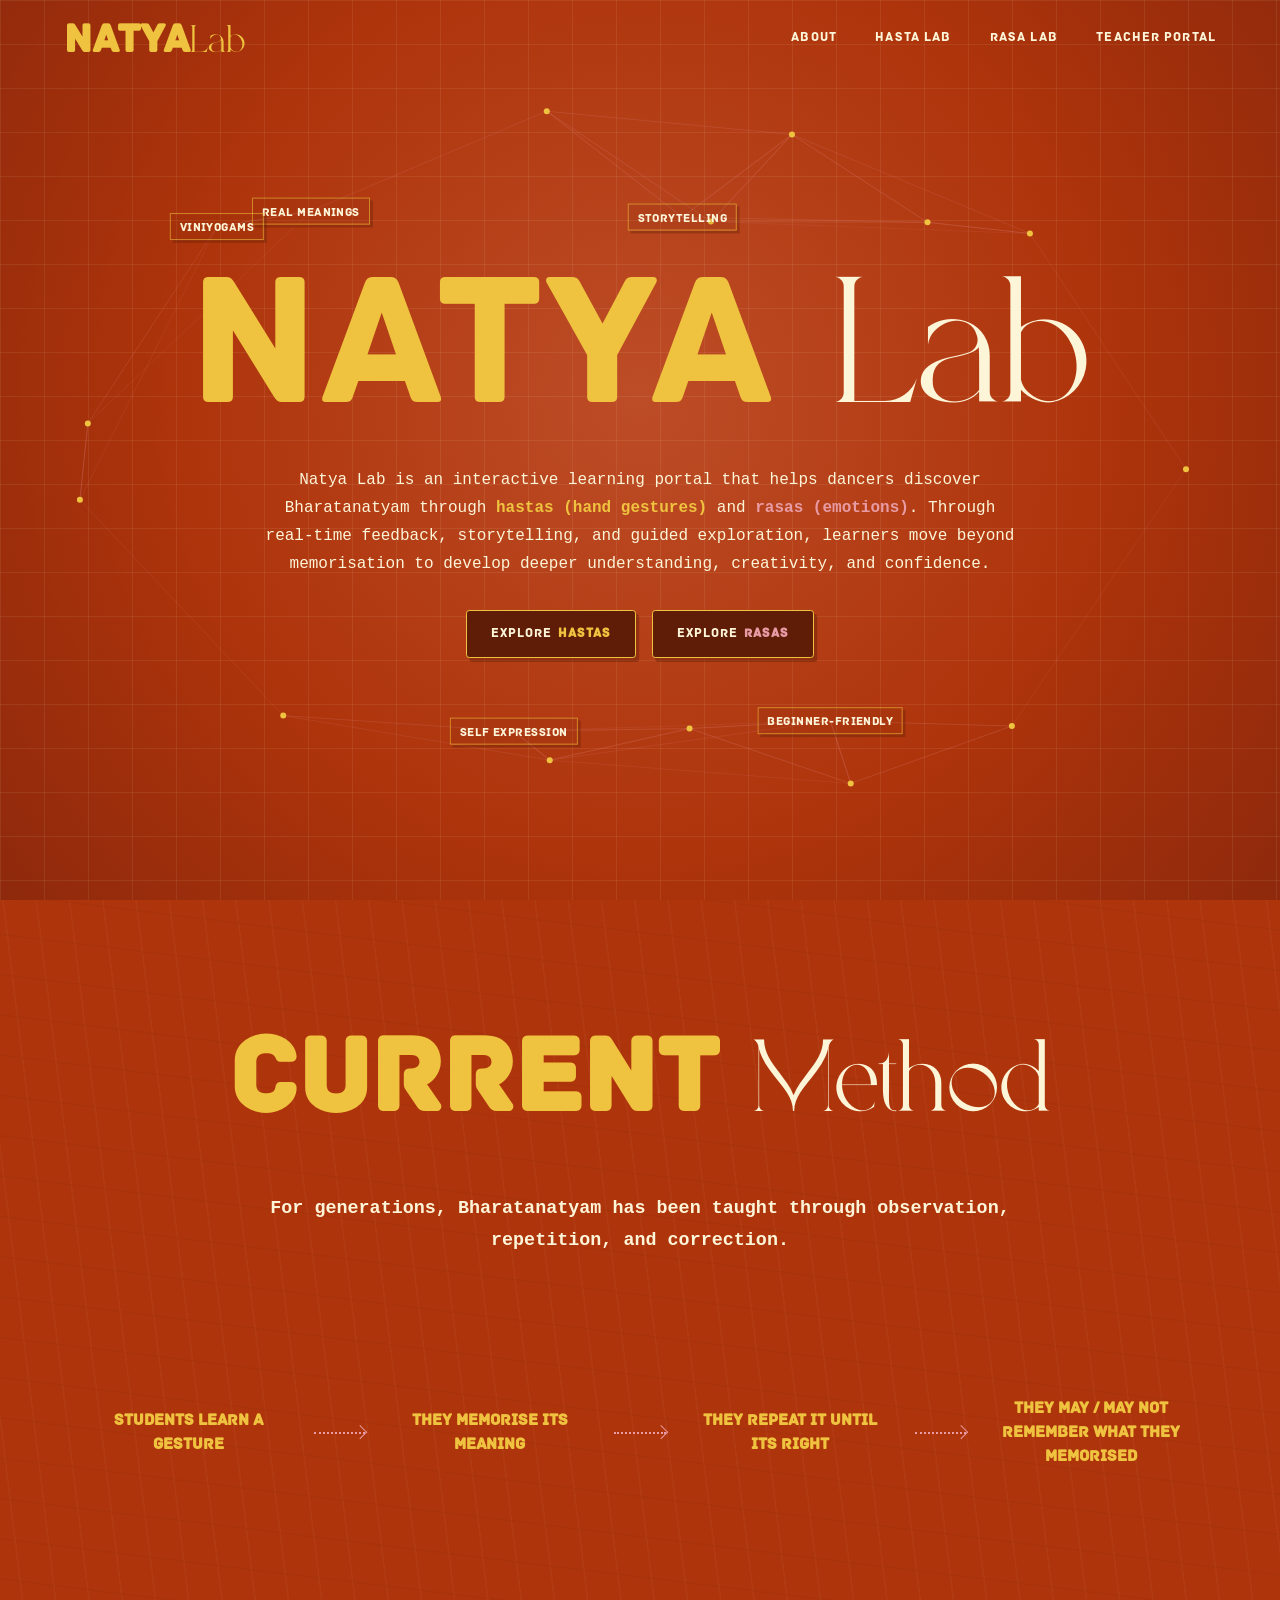
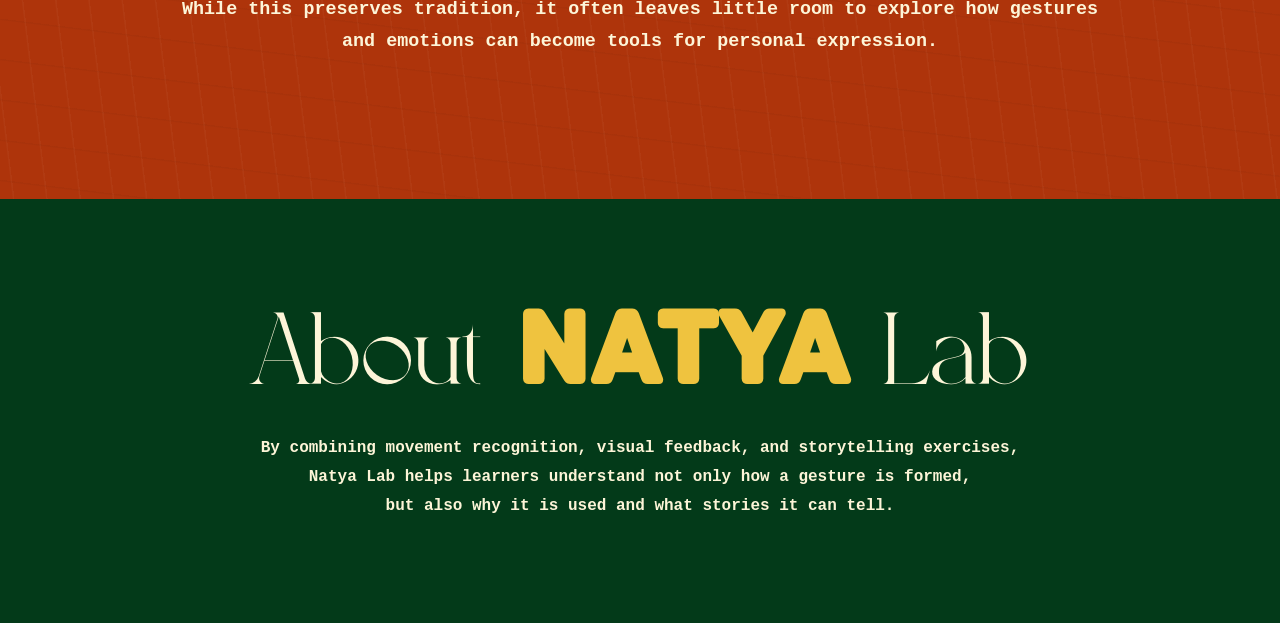
<file: web-interface/natya/index.html>
<!doctype html>
<html lang="en">
  <head>
    <meta charset="utf-8" />
    <meta name="viewport" content="width=device-width, initial-scale=1" />
    <meta
      name="description"
      content="Natya Lab is an interactive learning portal for Bharatanatyam hand gestures."
    />
    <title>Natya Lab</title>
    <link rel="stylesheet" href="./styles.css" />
    <script src="./home.js" defer></script>
  </head>
  <body>
    <header class="hero" id="home">
      <canvas class="hero-network" aria-hidden="true"></canvas>
      <div class="floating-ideas" aria-hidden="true">
        <span>Storytelling</span>
        <span>Real meanings</span>
        <span>Self expression</span>
        <span>Beginner-friendly</span>
        <span>Viniyogams</span>
      </div>

      <nav class="nav" aria-label="Main navigation">
        <a class="wordmark" href="#home">
          <strong>Natya</strong><span>Lab</span>
        </a>
        <div class="nav-links">
          <a href="./index.html#about">About</a>
          <div class="nav-menu"><a href="./hasta-lab.html">Hasta Lab</a><div class="nav-submenu"><a href="./hasta-archive.html">Hasta Archive</a><a href="./hasta-workbook.html">Hasta Workbook</a></div></div>
          <div class="nav-menu"><a href="./rasa-lab.html">Rasa Lab</a><div class="nav-submenu"><a href="./rasa-journal.html">Rasa Journal</a></div></div>
          <a href="./story-portal.html">Teacher Portal</a>
        </div>
      </nav>

      <div class="hero-content">
        <h1><span>Natya</span> Lab</h1>
        <p class="hero-intro">
          Natya Lab is an interactive learning portal that helps dancers
          discover Bharatanatyam through
          <strong class="hasta-accent">hastas (hand gestures)</strong> and
          <strong class="rasa-accent">rasas (emotions)</strong>. Through
          real-time feedback, storytelling, and guided exploration, learners
          move beyond memorisation to develop deeper understanding, creativity,
          and confidence.
        </p>
        <div class="hero-actions">
          <a class="button" href="./hasta-lab.html">
            <span>Explore</span> <strong class="hasta-accent">Hastas</strong>
          </a>
          <a class="button" href="./rasa-lab.html">
            <span>Explore</span> <strong class="rasa-accent">Rasas</strong>
          </a>
        </div>
      </div>
    </header>

    <main>
      <section class="about texture" id="about">
        <h2 class="current-method-heading"><strong>Current</strong> Method</h2>
        <p class="section-lede">
          For generations, Bharatanatyam has been taught through observation,
          repetition, and correction.
        </p>

        <div class="learning-path" aria-label="Traditional learning process">
          <article>
            <h2>Students learn a gesture</h2>
          </article>
          <article>
            <h2>They memorise its meaning</h2>
          </article>
          <article>
            <h2>They repeat it until its right</h2>
          </article>
          <article>
            <h2>They may / may not remember what they memorised</h2>
          </article>
        </div>

        <p class="tradition-note">
          While this preserves tradition, it often leaves little room to
          explore how gestures and emotions can become tools for personal
          expression.
        </p>

        <div class="about-copy">
          <h2>About <strong>Natya</strong> Lab</h2>
          <p>
            By combining movement recognition, visual feedback, and
            storytelling exercises,<br />
            Natya Lab helps learners understand not only how a gesture is
            formed,<br />
            but also why it is used and what stories it can tell.
          </p>
        </div>
      </section>

    </main>

    <script src="./nav.js"></script>
  </body>
</html>
</file>
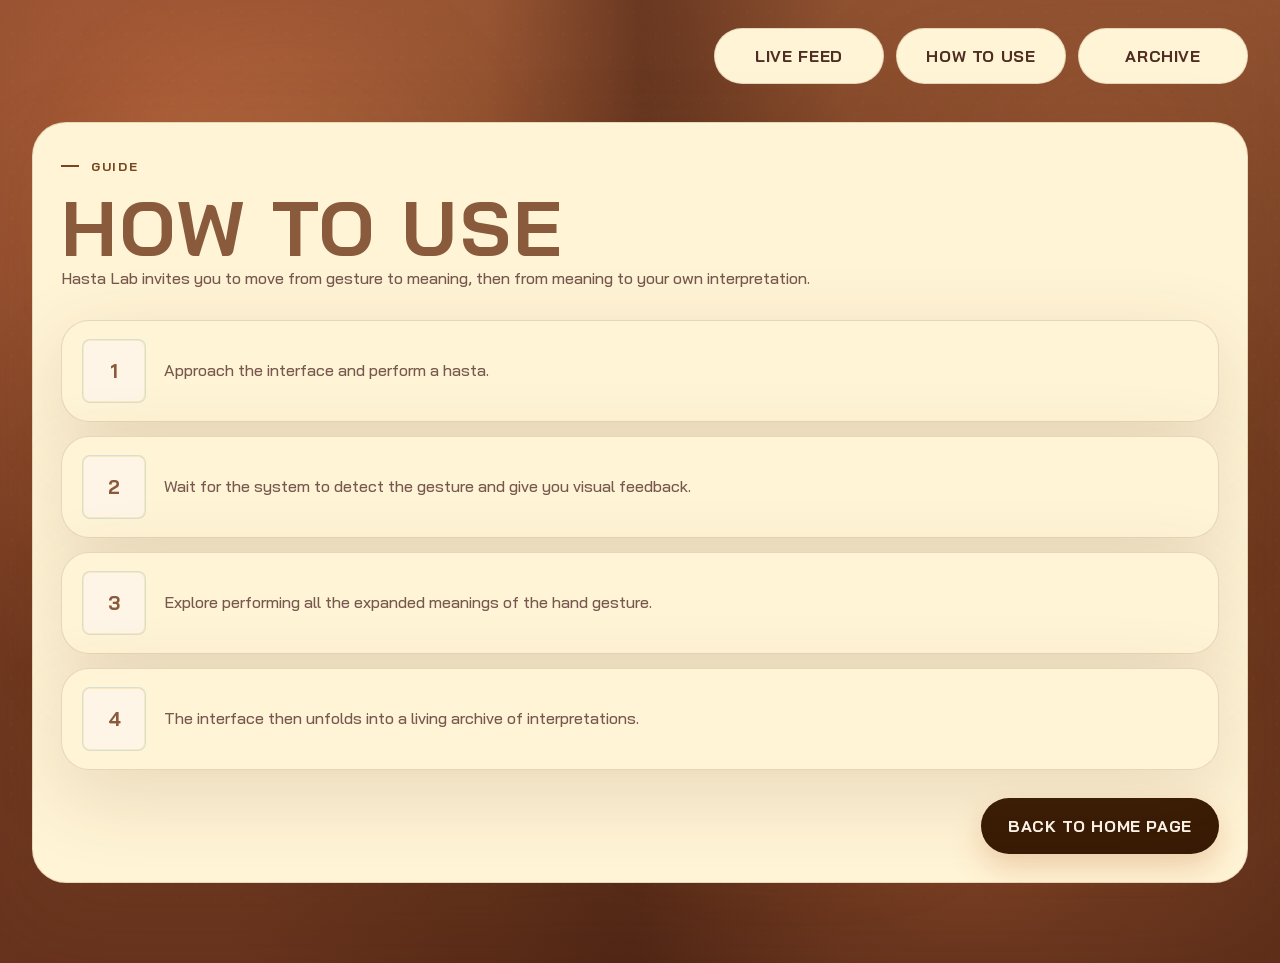
<file: web-interface/client/how-to.html>
<!doctype html>
<html lang="en">
  <head>
    <meta charset="utf-8" />
    <meta name="viewport" content="width=device-width, initial-scale=1" />
    <title>How To Use | Hasta Lab</title>
    <link rel="preconnect" href="https://fonts.googleapis.com" />
    <link rel="preconnect" href="https://fonts.gstatic.com" crossorigin />
    <link
      href="https://fonts.googleapis.com/css2?family=Bai+Jamjuree:wght@500&display=swap"
      rel="stylesheet"
    />
    <link rel="stylesheet" href="./styles.css" />
    <style>
      .page-card {
        padding: 28px;
        border-radius: 34px;
      }

      .page-card h1 {
        margin-top: 16px;
      }

      .eyebrow {
        color: #79451f;
      }

      .lede {
        margin: 18px 0 0;
        max-width: none;
        white-space: nowrap;
      }

      .steps {
        margin-top: 28px;
      }

      .step-index {
        align-self: start;
      }

      .page-actions {
        display: flex;
        flex-wrap: wrap;
        gap: 14px;
        margin-top: 28px;
        justify-content: flex-end;
      }

      .topbar {
        justify-content: flex-end;
      }

      .nav {
        margin-left: 0;
      }

      @media (max-width: 640px) {
        .shell {
          width: min(100vw - 20px, 980px);
          padding-top: 16px;
        }

        .page-card {
          padding: 22px;
          border-radius: 28px;
        }

        .lede {
          white-space: normal;
        }

        .page-actions .button {
          width: 100%;
        }

        .nav {
          margin-left: 0;
        }
      }
    </style>
  </head>
  <body>
    <div class="shell">
      <header class="topbar">
        <nav class="nav">
          <a href="./index.html#live">Live Feed</a>
          <a href="./how-to.html">How To Use</a>
          <a href="./index.html#archive">Archive</a>
        </nav>
      </header>

      <main class="page-card guide-card">
        <div class="eyebrow">Guide</div>
        <h1>How To Use</h1>
        <p class="lede">
          Hasta Lab invites you to move from gesture to meaning, then from
          meaning to your own interpretation.
        </p>

        <section class="steps">
          <article class="step">
            <div class="step-index">1</div>
            <p>Approach the interface and perform a hasta.</p>
          </article>
          <article class="step">
            <div class="step-index">2</div>
            <p>
              Wait for the system to detect the gesture and give you visual
              feedback.
            </p>
          </article>
          <article class="step">
            <div class="step-index">3</div>
            <p>
              Explore performing all the expanded meanings of the hand gesture.
            </p>
          </article>
          <article class="step">
            <div class="step-index">4</div>
            <p>The interface then unfolds into a living archive of interpretations.</p>
          </article>
        </section>

        <div class="page-actions">
          <a class="button" href="./index.html#live">Back to Home Page</a>
        </div>
      </main>
    </div>
  </body>
</html>
</file>
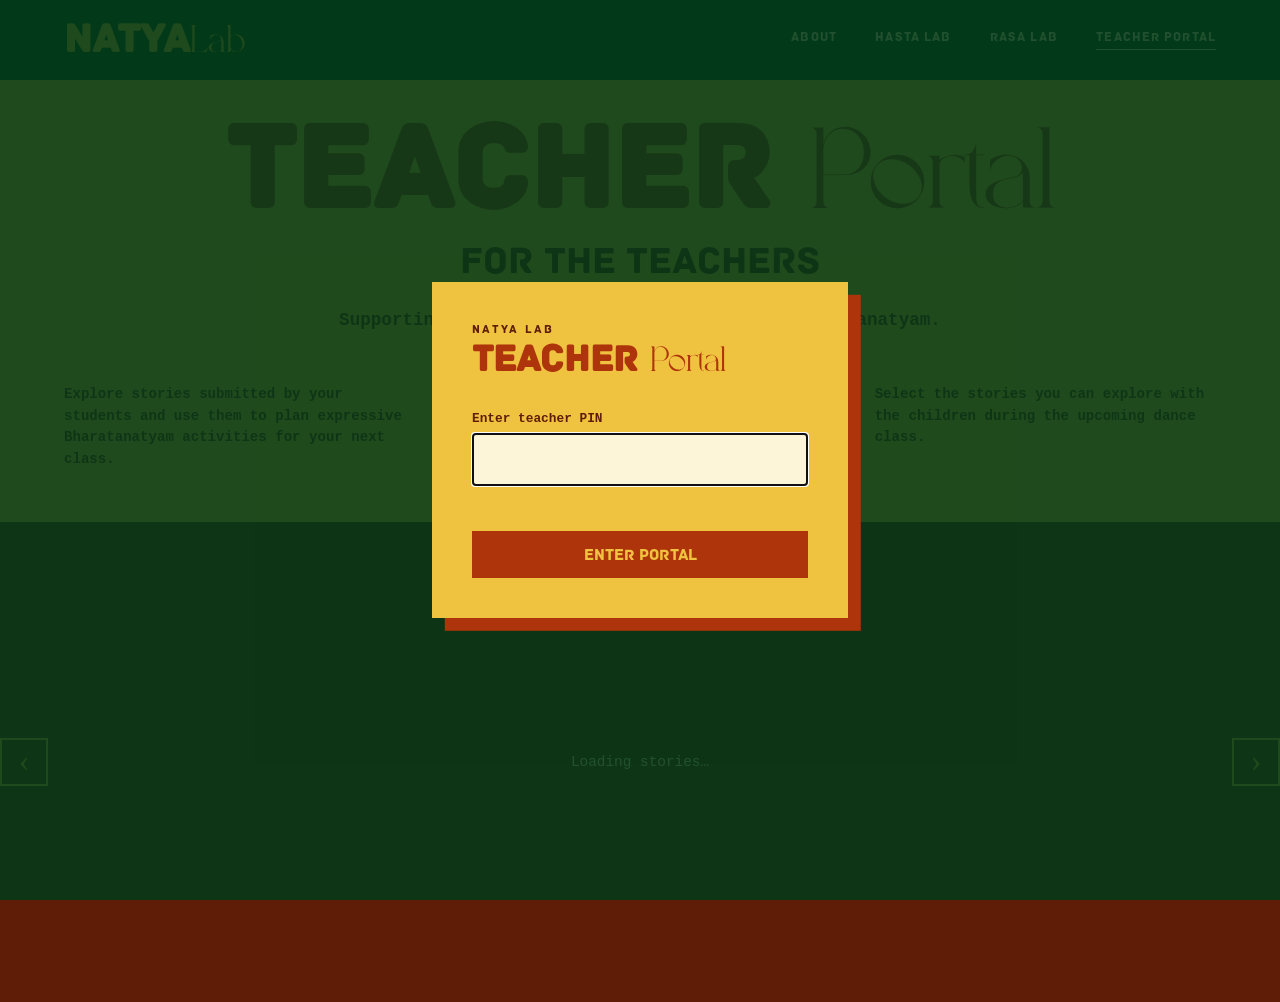
<file: web-interface/natya/story-portal.html>
<!doctype html>
<html lang="en">
  <head>
    <meta charset="utf-8" />
    <meta name="viewport" content="width=device-width, initial-scale=1" />
    <meta name="description" content="A private collection of Rasa Journal stories for Natya Lab teachers." />
    <title>Story Portal | Natya Lab</title>
    <link rel="stylesheet" href="./styles.css" />
    <script src="./story-portal.js" defer></script>
  </head>
  <body class="story-portal-page" data-story-api="https://hasta-recognition-holy-darkness-1170.fly.dev/api/stories">
    <nav class="nav" aria-label="Main navigation">
      <a class="wordmark" href="./index.html"><strong>Natya</strong><span>Lab</span></a>
      <div class="nav-links">
        <a href="./index.html#about">About</a>
        <div class="nav-menu"><a href="./hasta-lab.html">Hasta Lab</a><div class="nav-submenu"><a href="./hasta-archive.html">Hasta Archive</a><a href="./hasta-workbook.html">Hasta Workbook</a></div></div>
        <div class="nav-menu"><a href="./rasa-lab.html">Rasa Lab</a><div class="nav-submenu"><a href="./rasa-journal.html">Rasa Journal</a></div></div>
        <a href="./story-portal.html" aria-current="page">Teacher Portal</a>
      </div>
    </nav>

    <main class="story-portal">
      <header class="story-portal-heading">
        <h1><strong>Teacher</strong> Portal</h1>
        <p class="story-portal-subheading">FOR THE TEACHERS</p>
        <p>Supporting meaningful storytelling through Bharatanatyam.</p>
      </header>

      <section class="story-portal-guide" aria-label="How to use the story portal">
        <p>Explore stories submitted by your students and use them to plan expressive Bharatanatyam activities for your next class.</p>
        <p>View all stories submitted by this student and observe how their confidence, imagination and expressive abilities develop over time.</p>
        <p>Select the stories you can explore with the children during the upcoming dance class.</p>
      </section>

      <section class="story-carousel" aria-label="Submitted stories">
        <button id="previousStories" class="story-arrow" type="button" aria-label="Show previous stories">‹</button>
        <div id="storyList" class="story-list" aria-live="polite">
          <p class="story-status">Loading stories…</p>
        </div>
        <button id="nextStories" class="story-arrow" type="button" aria-label="Show next stories">›</button>
      </section>
    </main>

    <div id="pinGate" class="pin-gate" role="dialog" aria-modal="true" aria-labelledby="pinTitle">
      <form id="pinForm" class="pin-card">
        <p class="panel-label">Natya Lab</p>
        <h1 id="pinTitle"><strong>Teacher</strong> Portal</h1>
        <label for="storyPin">Enter teacher PIN</label>
        <input id="storyPin" name="pin" inputmode="numeric" pattern="[0-9]*" autocomplete="one-time-code" maxlength="4" required autofocus />
        <p id="pinError" class="pin-error" aria-live="polite"></p>
        <button type="submit">Enter portal</button>
      </form>
    </div>
    <script src="./nav.js"></script>
  </body>
</html>
</file>
<file: web-interface/natya/styles.css>
@font-face {
  font-family: "Archive";
  src: url("./fonts/archive-font/Archive-Regular.otf") format("opentype");
  font-display: swap;
}

@font-face {
  font-family: "Stellar";
  src: url("./fonts/stellar-serif-font/stellar.otf") format("opentype");
  font-display: swap;
}

@font-face {
  font-family: "Ligconsolata";
  src: url("./fonts/Ligconsolata-Bold.ttf") format("truetype");
  font-weight: 700;
  font-display: swap;
}

:root {
  --walnut: #5f1d07;
  --spice: #ae340b;
  --forest: #033a19;
  --sun: #efc33f;
  --candy: #e89ba4;
  --silk: #fdf5d8;
  --line: rgba(253, 245, 216, 0.34);
  --page-pad: clamp(1.25rem, 5vw, 5rem);
  /* ponytail: 699/659 matches Stellar and Archive cap heights. */
  --archive-cap-match: 1.061em;
}

* {
  box-sizing: border-box;
}

html {
  scroll-behavior: smooth;
}

body {
  margin: 0;
  background: var(--silk);
  color: var(--walnut);
  font-family: "Archive", ui-monospace, monospace;
}

a {
  color: inherit;
  text-decoration: none;
}

img {
  display: block;
  max-width: 100%;
}

.texture {
  background-image:
    repeating-linear-gradient(
      83deg,
      transparent 0 31px,
      rgba(253, 245, 216, 0.035) 32px 33px
    ),
    repeating-linear-gradient(
      7deg,
      transparent 0 38px,
      rgba(95, 29, 7, 0.07) 39px 40px
    );
}

.nav {
  min-height: 5rem;
  padding: 1rem var(--page-pad);
  display: flex;
  align-items: center;
  justify-content: space-between;
  gap: 2rem;
  position: relative;
  z-index: 5;
}

.wordmark {
  display: inline-flex;
  align-items: baseline;
  font-family: "Stellar", Georgia, serif;
  font-size: clamp(1.7rem, 3vw, 2.6rem);
  line-height: 1;
}

.wordmark strong {
  font-family: "Archive", sans-serif;
  font-size: var(--archive-cap-match);
  text-transform: uppercase;
}

.nav-links {
  display: flex;
  flex-wrap: wrap;
  gap: clamp(1rem, 3vw, 2.5rem);
  color: var(--silk);
  font-size: 0.78rem;
  letter-spacing: 0.09em;
  text-transform: uppercase;
}

.nav-menu {
  position: relative;
}

.nav-menu > a {
  display: block;
}

.nav-submenu {
  display: none;
  position: absolute;
  top: 100%;
  left: 50%;
  min-width: 11rem;
  padding: 0.65rem 0 0.65rem 0.7rem;
  transform: translateX(-50%);
  background: var(--spice);
  box-shadow: none;
  z-index: 10;
}

.nav-menu:focus-within .nav-submenu,
.nav-menu.is-open .nav-submenu {
  display: grid;
}

.nav-submenu a {
  width: max-content;
  padding: 0.45rem 0;
  white-space: nowrap;
}

.lab-page .nav-submenu,
.rasa-journal-page .nav-submenu,
.story-portal-page .nav-submenu {
  background: var(--forest);
}

.nav-links a {
  padding-bottom: 0.3rem;
  border-bottom: 1px solid transparent;
}

.nav-links a:hover,
.nav-links a:focus-visible,
.nav-links [aria-current="page"] {
  border-color: currentColor;
}

.workbook-page {
  min-height: 100svh;
  background: var(--forest);
  color: var(--silk);
}

.workbook-page .nav {
  background: var(--spice);
}

.workbook-page .wordmark {
  color: var(--sun);
}

.workbook-controls button:disabled {
  opacity: 0.4;
  cursor: not-allowed;
  filter: grayscale(1);
}

.workbook {
  background: var(--forest);
}

.workbook-match {
  max-width: 140rem;
  margin: 0 auto;
  padding: clamp(3rem, 6vw, 6rem) var(--page-pad);
}

.workbook-heading {
  display: flex;
  align-items: end;
  justify-content: space-between;
  gap: 2rem;
  margin-bottom: clamp(2rem, 4vw, 4rem);
}

.workbook-heading .section-label,
.workbook-diary .section-label {
  color: var(--candy);
}

.workbook-heading h1,
.workbook-diary h2 {
  margin: 0.65rem 0;
  color: var(--silk);
  font-family: "Stellar", Georgia, serif;
  font-size: clamp(3rem, 7vw, 6.5rem);
  font-weight: 400;
  line-height: 0.8;
}

.workbook-heading h1 strong,
.workbook-diary h2 strong {
  color: var(--sun);
  font-family: "Archive", sans-serif;
  font-size: var(--archive-cap-match);
  text-transform: uppercase;
}

.workbook-heading h1 span,
.workbook-diary h2 span {
  color: var(--sun);
  font-family: "Archive", sans-serif;
  font-size: var(--archive-cap-match);
  text-transform: uppercase;
}

.workbook-heading > div > p:last-child,
.match-status {
  margin: 1rem 0 0;
  color: var(--silk);
  font-family: ui-monospace, "Courier New", monospace;
  line-height: 1.55;
}

.workbook-controls {
  display: flex;
  flex-wrap: wrap;
  align-items: center;
  justify-content: end;
  gap: 0.75rem;
}

.workbook-controls p {
  margin: 0;
  color: var(--sun);
  font-size: 1.05rem;
}

.workbook-controls button,
.word-chip {
  min-height: 3rem;
  padding: 0.65rem 1rem;
  border: 1px solid rgba(253, 245, 216, 0.38);
  border-radius: 0;
  background: transparent;
  color: var(--silk);
  cursor: pointer;
  font: inherit;
}

.workbook-controls button:hover,
.workbook-controls button:focus-visible,
.word-chip:hover,
.word-chip:focus-visible,
.word-chip[aria-pressed="true"] {
  color: var(--forest);
  background: var(--sun);
  outline: 2px solid var(--sun);
  outline-offset: 2px;
}

.workbook-activity {
  display: grid;
  gap: clamp(2.5rem, 5vw, 4rem);
}

.hasta-pane,
.word-bank-wrap {
  max-height: 70svh;
  overflow-y: auto;
  scrollbar-color: var(--sun) rgba(253, 245, 216, 0.14);
}

.hasta-pane {
  padding: 0.25rem;
}

.hasta-repositories {
  display: grid;
  grid-template-columns: repeat(8, minmax(0, 1fr));
  gap: clamp(0.75rem, 1.5vw, 1.25rem);
}

.hasta-repository {
  min-height: 15rem;
  padding: 1.25rem;
  display: grid;
  grid-template-rows: 7rem 2.4rem minmax(1.8rem, auto);
  justify-items: center;
  border: 1px solid rgba(253, 245, 216, 0.22);
  background: rgba(95, 29, 7, 0.38);
  cursor: pointer;
}

.hasta-repository:hover,
.hasta-repository:focus-visible,
.hasta-repository.is-drop-target {
  border-color: var(--sun);
  outline: 2px solid var(--sun);
  outline-offset: 2px;
}

.hasta-repository img {
  width: 7rem;
  height: 7rem;
  object-fit: contain;
}

.hasta-repository h2 {
  width: 100%;
  margin: 0;
  display: grid;
  place-items: center;
  color: var(--sun);
  font-size: clamp(0.76rem, 1vw, 0.95rem);
  line-height: 1.15;
  text-align: center;
}

.repository-words {
  width: 100%;
  min-height: 1.8rem;
  display: flex;
  flex-wrap: wrap;
  justify-content: center;
  gap: 0.45rem;
}

.word-bank-wrap {
  max-height: none;
  overflow: visible;
  padding: 0.25rem;
}

.word-bank-wrap h2 {
  margin: 0 0 1rem;
  color: var(--candy);
  font-size: 1.35rem;
}

.word-bank {
  display: flex;
  flex-wrap: wrap;
  gap: 0.75rem;
}

.word-chip {
  background: var(--spice);
  font-size: 1.05rem;
  text-transform: uppercase;
}

.repository-words .word-chip {
  min-height: 2rem;
  padding: 0.3rem 0.55rem;
  border-color: var(--sun);
  color: var(--forest);
  background: var(--sun);
  font-size: 0.76rem;
}

.workbook-diary {
  min-height: 36rem;
  padding: clamp(3rem, 6vw, 6rem) var(--page-pad);
  background: var(--spice);
  text-align: left;
}

.workbook-diary-inner {
  max-width: 140rem;
  margin: 0 auto;
}

.diary-navigation {
  margin: clamp(1.75rem, 3vw, 2.5rem) auto 1rem;
  display: flex;
  align-items: center;
  justify-content: center;
  gap: 1rem;
}

.diary-navigation p {
  width: 4.5rem;
  margin: 0;
  color: var(--silk);
  font-family: ui-monospace, "Courier New", monospace;
}

.diary-navigation button,
.diary-page-heading button {
  width: 3rem;
  height: 3rem;
  padding: 0;
  border: 1px solid rgba(253, 245, 216, 0.46);
  border-radius: 0;
  background: transparent;
  color: var(--silk);
  cursor: pointer;
  font: 2rem/1 "Archive", sans-serif;
}

.diary-navigation button:hover,
.diary-navigation button:focus-visible,
.diary-page-heading button:hover,
.diary-page-heading button:focus-visible {
  color: var(--forest);
  background: var(--sun);
  outline: 2px solid var(--sun);
  outline-offset: 2px;
}

.diary-navigation button:disabled {
  cursor: not-allowed;
  opacity: 0.34;
}

.diary-book {
  width: min(62rem, 100%);
  height: 36rem;
  margin: 0 auto;
  display: grid;
  grid-template-columns: repeat(2, minmax(0, 1fr));
  background: var(--silk);
  box-shadow: 0.6rem 0.6rem 0 rgba(95, 29, 7, 0.4);
}

.diary-page {
  min-width: 0;
  padding: clamp(1.5rem, 4vw, 3rem);
  color: var(--walnut);
}

.diary-reference-page {
  padding: clamp(1.5rem, 4vw, 3rem) clamp(1.5rem, 4vw, 3rem) 0;
  display: grid;
  min-height: 0;
  grid-template-rows: auto minmax(0, 1fr);
  border-right: 2px solid var(--candy);
}

.diary-reference-heading,
.diary-page-heading {
  min-height: 6rem;
  padding: 1.25rem clamp(1.25rem, 3vw, 2rem);
  display: flex;
  align-items: center;
  justify-content: center;
  gap: 0.5rem;
  background: var(--forest);
  color: var(--silk);
}

.diary-reference-heading {
  font-size: clamp(1.8rem, 3vw, 2.8rem);
}

.diary-reference-heading span {
  font-family: "Stellar", Georgia, serif;
  font-size: 1em;
}

.diary-reference-heading strong {
  color: var(--sun);
  font-size: var(--archive-cap-match);
  text-transform: uppercase;
}

.diary-gesture-field {
  grid-column: 1;
  min-height: 29rem;
  padding: 1.25rem clamp(1.25rem, 3vw, 2rem);
  display: grid;
  grid-template-rows: 1fr auto;
  background: var(--sun);
}

.diary-gesture-field img {
  width: min(15rem, 90%);
  height: 23rem;
  align-self: end;
  margin: auto;
  object-fit: contain;
}

.diary-prompt-glossary {
  margin: 0;
  padding: 0 1.25rem;
  overflow-x: auto;
  color: var(--spice);
  font-size: 0.68rem;
  line-height: 1.5;
  text-align: right;
  text-transform: uppercase;
  white-space: nowrap;
}

.diary-page h3 {
  margin: 0;
  color: var(--sun);
  font-size: clamp(1rem, 2vw, 1.4rem);
  text-transform: uppercase;
}

.diary-page-heading {
  min-height: 0;
  padding: 0;
  justify-content: space-between;
  background: transparent;
  color: var(--walnut);
}

.diary-page-heading button {
  flex: 0 0 auto;
  border-color: var(--spice);
  color: var(--spice);
}

.diary-interpretations-page {
  min-width: 0;
  min-height: 0;
  display: grid;
  grid-template-rows: auto 1fr;
  gap: 1.5rem;
  text-align: left;
}

.interpretation-list {
  margin: 0;
  padding: 0;
  display: grid;
  align-content: start;
  gap: 0.75rem;
  overflow-y: auto;
  background: transparent;
  list-style: none;
  text-align: left;
}

.interpretation-list li {
  padding: 0.75rem;
  display: grid;
  grid-template-columns: minmax(0, 1fr) auto;
  align-items: start;
  gap: 0.75rem;
  border-left: 3px solid var(--spice);
  background: rgba(253, 245, 216, 0.45);
  color: var(--spice);
  font-family: ui-monospace, "Courier New", monospace;
  font-size: 0.85rem;
  line-height: 1.45;
}

.delete-interpretation {
  width: 1.5rem;
  height: 1.5rem;
  padding: 0;
  border: 0;
  background: transparent;
  color: var(--spice);
  cursor: pointer;
  font: 1.4rem/1 "Archive", sans-serif;
}

.delete-interpretation:hover,
.delete-interpretation:focus-visible {
  background: var(--spice);
  color: var(--silk);
  outline: 2px solid var(--spice);
  outline-offset: 2px;
}

.diary-reference-page img {
  grid-row: 2;
  width: 100%;
  height: 100%;
  min-height: 0;
  align-self: end;
  margin: 0;
  object-fit: contain;
  object-position: center bottom;
}

.diary-reference-page h3 {
  grid-row: 1;
  width: 100%;
  text-align: center;
}

.interpretation-dialog {
  width: min(34rem, calc(100% - 2rem));
  padding: 0;
  border: 0;
  background: var(--silk);
  color: var(--walnut);
}

.interpretation-dialog::backdrop {
  background: rgba(3, 58, 25, 0.78);
}

.interpretation-dialog form {
  padding: clamp(1.5rem, 5vw, 3rem);
  display: grid;
  gap: 1rem;
  position: relative;
}

.interpretation-dialog .section-label { color: var(--spice); }

.interpretation-dialog h2 {
  margin: 0;
  color: var(--spice);
  font-family: "Stellar", Georgia, serif;
  font-size: 2.5rem;
  font-weight: 400;
}

.interpretation-dialog label,
.interpretation-dialog textarea {
  font-family: ui-monospace, "Courier New", monospace;
}

.interpretation-dialog textarea {
  width: 100%;
  resize: vertical;
  padding: 0.75rem;
  border: 1px solid var(--walnut);
  border-radius: 0;
  background: transparent;
  color: var(--walnut);
  font-size: 1rem;
}

.dialog-close {
  width: 2.5rem;
  height: 2.5rem;
  position: absolute;
  top: 0.75rem;
  right: 0.75rem;
  border: 0;
  background: var(--spice);
  color: var(--silk);
  cursor: pointer;
  font: 1.75rem/1 "Archive", sans-serif;
}

.dialog-submit {
  justify-self: start;
  min-height: 3rem;
  padding: 0.75rem 1rem;
  border: 0;
  border-radius: 0;
  background: var(--forest);
  color: var(--sun);
  cursor: pointer;
  font: inherit;
  text-transform: uppercase;
}

@media (max-width: 900px) {
  .workbook-heading { align-items: start; flex-direction: column; }
  .workbook-controls { justify-content: start; }
  .hasta-repositories { grid-template-columns: repeat(4, minmax(0, 1fr)); }
}

@media (max-width: 620px) {
  .hasta-pane { max-height: 58svh; }
  .hasta-repositories { grid-template-columns: repeat(2, minmax(0, 1fr)); }
  .hasta-repository { min-height: 12rem; padding: 0.75rem; }
  .hasta-repository img { width: 5rem; height: 5rem; }
  .diary-book { height: auto; grid-template-columns: 1fr; }
  .diary-reference-page { border-right: 0; border-bottom: 2px solid var(--candy); }
}

.hero {
  min-height: 100svh;
  position: relative;
  overflow: hidden;
  color: var(--silk);
  background-color: var(--spice);
  background-image:
    linear-gradient(rgba(253, 245, 216, 0.08) 1px, transparent 1px),
    linear-gradient(90deg, rgba(253, 245, 216, 0.08) 1px, transparent 1px),
    radial-gradient(circle at 50% 44%, #bd4d27 0, var(--spice) 56%, #8e290c);
  background-size: 44px 44px, 44px 44px, auto;
}

.hero-network,
.floating-ideas {
  position: absolute;
  inset: 0;
  pointer-events: none;
}

.hero-network {
  z-index: 0;
}

.floating-ideas {
  z-index: 2;
  overflow: hidden;
}

.floating-ideas span {
  padding: 0.35rem 0.55rem;
  position: absolute;
  top: 0;
  left: 0;
  border: 1px solid rgba(239, 195, 63, 0.58);
  background: rgba(95, 29, 7, 0.08);
  color: var(--silk);
  font-size: clamp(0.58rem, 1vw, 0.72rem);
  letter-spacing: 0.04em;
  text-transform: lowercase;
  white-space: nowrap;
  translate: -50% -50%;
  box-shadow: 0.18rem 0.18rem 0 rgba(95, 29, 7, 0.35);
}

.hero .wordmark {
  color: var(--sun);
}

.hero-content {
  min-height: calc(100svh - 5rem);
  padding: 3rem var(--page-pad) 7rem;
  display: grid;
  place-content: center;
  justify-items: center;
  position: relative;
  z-index: 3;
  text-align: center;
}

.kicker,
.section-label,
.panel-label {
  margin: 0;
  font-size: 0.72rem;
  letter-spacing: 0.2em;
  text-transform: uppercase;
}

.kicker {
  color: var(--candy);
}

.hero h1 {
  margin: 1rem 0;
  color: var(--silk);
  font-family: "Stellar", Georgia, serif;
  font-size: clamp(5rem, 14vw, 11.5rem);
  font-weight: 400;
  line-height: 0.72;
}

.hero h1 span {
  color: var(--sun);
  font-family: "Archive", sans-serif;
  font-size: var(--archive-cap-match);
  text-transform: uppercase;
}

.hero-intro {
  max-width: 47rem;
  margin: 2rem auto;
  font-family: ui-monospace, "Courier New", monospace;
  font-size: clamp(0.8rem, 1.4vw, 1rem);
  line-height: 1.75;
}

.hasta-accent {
  color: var(--sun);
}

.rasa-accent {
  color: var(--candy);
}

.hero-actions {
  display: flex;
  flex-wrap: wrap;
  justify-content: center;
  gap: 1rem;
}

.button {
  min-height: 3rem;
  padding: 0.9rem 1.5rem;
  display: inline-flex;
  align-items: center;
  justify-content: center;
  border: 1px solid var(--sun);
  border-radius: 0.2rem;
  background: var(--walnut);
  color: var(--silk);
  box-shadow: 0.2rem 0.25rem 0 rgba(95, 29, 7, 0.42);
  font-size: 0.78rem;
  letter-spacing: 0.08em;
  text-transform: uppercase;
}

.button strong {
  margin-left: 0.45em;
}

.button:hover,
.button:focus-visible {
  background: var(--forest);
  transform: translateY(-2px);
}

.hero-hand {
  width: clamp(16rem, 34vw, 34rem);
  position: absolute;
  z-index: 1;
  opacity: 0.85;
  filter: saturate(0.9);
}

.hero-hand-left {
  left: -11%;
  bottom: -24%;
  transform: rotate(21deg);
}

.hero-hand-right {
  top: -29%;
  right: -9%;
  transform: rotate(103deg);
}

.about {
  padding: clamp(5rem, 10vw, 10rem) var(--page-pad) 0;
  background-color: var(--spice);
  color: var(--silk);
}

.current-method-heading {
  margin: 0 auto clamp(2.5rem, 5vw, 4rem);
  font: clamp(3.2rem, 8vw, 7rem)/0.9 "Stellar", Georgia, serif;
  font-weight: 400;
  text-align: center;
}

.current-method-heading strong {
  color: var(--sun);
  font-family: "Archive", sans-serif;
  font-size: var(--archive-cap-match);
  text-transform: uppercase;
}

.section-lede {
  max-width: 54rem;
  margin: 0 auto clamp(4rem, 8vw, 7rem);
  font-family: ui-monospace, "Courier New", monospace;
  font-size: clamp(0.9rem, 1.5vw, 1.15rem);
  font-weight: 700;
  line-height: 1.75;
  text-align: center;
}

.learning-path {
  max-width: 72rem;
  margin: 0 auto;
  display: grid;
  grid-template-columns: repeat(4, 1fr);
  gap: clamp(2rem, 4vw, 4rem);
}

.learning-path article {
  min-height: 9rem;
  padding: 1.5rem;
  display: grid;
  place-items: center;
  position: relative;
  text-align: center;
}

.learning-path article:not(:last-child)::after {
  content: "";
  width: clamp(2rem, 4vw, 4rem);
  position: absolute;
  top: 50%;
  left: 100%;
  border-top: 2px dotted var(--candy);
}

.learning-path article:not(:last-child)::before {
  content: "";
  width: 0.55rem;
  height: 0.55rem;
  position: absolute;
  top: 50%;
  left: calc(100% + clamp(2rem, 4vw, 4rem));
  z-index: 1;
  border-top: 1px solid var(--candy);
  border-right: 1px solid var(--candy);
  transform: translate(-100%, -50%) rotate(45deg);
}

.learning-path h2 {
  margin: 0;
  color: var(--sun);
  font-size: clamp(0.8rem, 1.3vw, 1rem);
  line-height: 1.5;
  text-transform: uppercase;
}

.tradition-note {
  max-width: 59rem;
  margin: clamp(4rem, 7vw, 6rem) auto 0;
  font-family: ui-monospace, "Courier New", monospace;
  font-size: clamp(0.9rem, 1.5vw, 1.15rem);
  font-weight: 700;
  line-height: 1.75;
  text-align: center;
}

.about-copy {
  margin: clamp(6rem, 11vw, 10rem) calc(var(--page-pad) * -1) 0;
  padding: clamp(4rem, 8vw, 7rem) var(--page-pad);
  background: var(--forest);
  text-align: center;
}

.about-copy h2,
.lab-heading h1 {
  margin: 0;
  font-family: "Stellar", Georgia, serif;
  font-size: clamp(3.2rem, 8vw, 7rem);
  font-weight: 400;
  line-height: 0.9;
}

.about-copy h2 strong,
.lab-heading h1 strong {
  color: var(--sun);
  font-family: "Archive", sans-serif;
  font-size: var(--archive-cap-match);
  text-transform: uppercase;
}

.about-copy p,
.lab-heading > p:last-child {
  max-width: 52rem;
  margin: 2rem auto 0;
  line-height: 1.8;
}

.about-copy p {
  font-family: ui-monospace, "Courier New", monospace;
  font-weight: 700;
}

.display-cta {
  margin: 0 auto 1.2rem;
  color: var(--sun);
  font: clamp(0.8rem, 1.4vw, 1rem)/1.5 ui-monospace, "Courier New", monospace;
  font-weight: 700;
  text-align: center;
}

.display-cta a {
  color: var(--silk);
  font-family: "Archive", sans-serif;
}

.display-cta a:hover,
.display-cta a:focus-visible {
  outline: 2px solid var(--candy);
  outline-offset: 3px;
}

.hasta-lab {
  padding: clamp(5rem, 9vw, 9rem) var(--page-pad);
  background: var(--sun);
}

.lab-heading {
  max-width: 72rem;
  margin: 0 auto 4rem;
}

.hasta-lab .lab-heading {
  max-width: 82rem;
  margin-bottom: clamp(4rem, 8vw, 7rem);
}

.hasta-lab .lab-heading h1 {
  margin: 0 0 clamp(4rem, 8vw, 7rem);
  text-align: center;
  font-size: clamp(4rem, 10vw, 9rem);
}

.hasta-ctas,
.rasa-ctas {
  display: flex;
  justify-content: center;
  flex-wrap: wrap;
  gap: clamp(0.75rem, 2vw, 1.5rem);
  margin-bottom: clamp(4rem, 8vw, 7rem);
}

.hasta-ctas a,
.rasa-ctas a {
  min-width: min(13rem, 100%);
  padding: 0.85rem 1.2rem;
  background: var(--spice);
  color: var(--sun);
  font: 0.9rem/1 "Archive", sans-serif;
  text-align: center;
  text-decoration: none;
  text-transform: uppercase;
}

.hasta-ctas a:hover,
.hasta-ctas a:focus-visible,
.rasa-ctas a:hover,
.rasa-ctas a:focus-visible {
  background: var(--walnut);
  outline: 2px solid var(--spice);
  outline-offset: 3px;
}

.rasa-ctas a {
  background: var(--walnut);
  color: var(--silk);
}

.rasa-ctas a:hover,
.rasa-ctas a:focus-visible {
  background: var(--spice);
  outline-color: var(--walnut);
}

.archive-heading .hasta-ctas {
  margin: clamp(2rem, 4vw, 3rem) 0 0;
}

.workbook-heading .hasta-ctas {
  justify-content: flex-start;
  margin: 1.5rem 0 2rem;
}

.workbook-heading .hasta-ctas a {
  background: var(--sun);
  color: var(--forest);
}

.workbook-heading .hasta-ctas a:hover,
.workbook-heading .hasta-ctas a:focus-visible {
  background: var(--candy);
  outline-color: var(--sun);
}

.lab-heading h1 strong {
  color: var(--spice);
}

.lab-intro {
  display: grid;
  gap: clamp(1.8rem, 4vw, 3rem);
  color: var(--spice);
  font-family: ui-monospace, "Courier New", monospace;
  font-size: clamp(0.9rem, 1.35vw, 1.15rem);
  line-height: 1.75;
}

.lab-intro p {
  margin: 0;
}

.lab-intro strong {
  font-weight: 800;
}

.live-interface {
  max-width: 76rem;
  min-height: 38rem;
  margin: 0 auto;
  padding: 0.8rem;
  display: grid;
  grid-template-columns: minmax(15rem, 0.32fr) minmax(0, 1fr);
  gap: 0.8rem;
  background: var(--spice);
}

.gesture-reference {
  min-width: 0;
  padding: 1.5rem;
  display: flex;
  flex-direction: column;
  background: var(--forest);
  color: var(--sun);
}

.gesture-reference > strong {
  margin-top: 0.7rem;
  font-size: 1.35rem;
  letter-spacing: 0.08em;
  text-transform: uppercase;
}

.gesture-reference > img {
  width: 100%;
  height: 23rem;
  object-fit: contain;
}

.metric {
  margin-top: 0.7rem;
  padding: 0.8rem;
  background: var(--forest);
  border: 1px solid rgba(239, 195, 63, 0.4);
}

.metric span {
  display: block;
  font-size: 0.65rem;
  letter-spacing: 0.08em;
  text-transform: uppercase;
}

.metric strong {
  display: block;
  margin-top: 0.35rem;
  color: var(--silk);
  font-size: clamp(1.4rem, 3vw, 2.6rem);
}

.feed-stage {
  min-width: 0;
  min-height: 36rem;
  position: relative;
  overflow: hidden;
  background: var(--walnut);
}

#webcam,
#pausedFrame,
#overlay,
.camera-placeholder,
.feed-overlay {
  width: 100%;
  height: 100%;
  position: absolute;
  inset: 0;
}

#webcam,
#pausedFrame,
#overlay {
  object-fit: cover;
  transform: scaleX(-1);
}

#pausedFrame {
  opacity: 0;
  pointer-events: none;
}

#pausedFrame.is-visible {
  opacity: 1;
}

#overlay {
  pointer-events: none;
}

.camera-placeholder {
  display: grid;
  place-content: center;
  gap: 0.75rem;
  color: var(--silk);
  text-align: center;
  text-transform: uppercase;
  background:
    linear-gradient(var(--line) 1px, transparent 1px),
    linear-gradient(90deg, var(--line) 1px, transparent 1px),
    var(--walnut);
  background-size: 4rem 4rem;
}

.camera-placeholder[hidden] {
  display: none;
}

.camera-placeholder span {
  font-size: clamp(1.5rem, 4vw, 3rem);
  letter-spacing: 0.24em;
}

.camera-placeholder small {
  color: var(--candy);
  font-size: 0.65rem;
  letter-spacing: 0.12em;
}

.feed-overlay {
  border: 0;
  background: rgba(3, 58, 25, 0.72);
  color: var(--silk);
  cursor: pointer;
  font: inherit;
  letter-spacing: 0.12em;
  opacity: 0;
  pointer-events: none;
  text-transform: uppercase;
}

.feed-overlay::before {
  content: "";
  width: 0;
  height: 0;
  position: absolute;
  top: 50%;
  left: 50%;
  border-top: 3rem solid transparent;
  border-bottom: 3rem solid transparent;
  border-left: 4.5rem solid rgba(253, 245, 216, 0.35);
  transform: translate(-40%, -50%);
}

.feed-overlay.is-visible {
  opacity: 1;
  pointer-events: auto;
}

.hasta-meaning-dialog {
  width: min(90rem, calc(100% - 2rem));
  max-height: calc(100svh - 2rem);
  padding: 0;
  overflow: hidden;
  border: 0;
  color: var(--walnut);
  background: var(--forest);
}

.hasta-meaning-dialog::backdrop {
  background: rgba(0, 0, 0, 0.72);
}

.hasta-meaning-card {
  height: min(56rem, calc(100svh - 2.7rem));
  position: relative;
  display: grid;
  grid-template-columns: minmax(20rem, 0.46fr) 0.54fr;
}

.meaning-media {
  min-width: 0;
  min-height: 0;
  padding: 0 0 clamp(1.5rem, 3vw, 2.5rem);
  overflow: hidden;
  display: grid;
  grid-template-rows: minmax(0, 1fr) auto;
  align-items: end;
  gap: 1.25rem;
  background: var(--spice);
}

.meaning-media video {
  display: block;
  width: 100%;
  height: 100%;
  min-height: 0;
  max-height: 100%;
  object-fit: contain;
  object-position: center;
  background: #000;
}

.meaning-media p {
  margin: 0;
  padding-inline: clamp(1.5rem, 3vw, 3rem);
  color: var(--silk);
  font-family: ui-monospace, "Courier New", monospace;
  font-size: 0.75rem;
  line-height: 1.5;
  text-align: center;
}

#meaningPerformer {
  font-size: 0.9rem;
}

.meaning-copy {
  min-width: 0;
  padding: clamp(3.5rem, 5vw, 4.5rem) clamp(1.5rem, 3vw, 3rem) 2.5rem;
  overflow-y: auto;
  background: var(--forest);
  text-align: center;
}

.meaning-kicker {
  margin: 0;
  color: var(--sun);
  font-family: "Ligconsolata", ui-monospace, monospace;
  font-size: clamp(2.1rem, 3.5vw, 3.6rem);
  font-weight: 700;
  letter-spacing: 0.04em;
  line-height: 0.9;
}

.meaning-copy h2 {
  margin: 0.7rem 0 1.5rem;
  color: var(--sun);
  font-size: clamp(1.8rem, 3.5vw, 3.5rem);
  letter-spacing: 0.03em;
  text-transform: uppercase;
}

.meaning-copy > img {
  width: min(18rem, 60%);
  height: 17rem;
  margin: 0.75rem auto 2rem;
  object-fit: contain;
}

.meaning-copy ul {
  margin: 0;
  padding: 0;
  display: grid;
  grid-template-columns: repeat(3, minmax(0, 1fr));
  gap: 0.9rem clamp(0.65rem, 1.5vw, 1.25rem);
  list-style: none;
  font-family: ui-monospace, "Courier New", monospace;
}

.meaning-copy li {
  display: flex;
}

.meaning-copy li button {
  width: 100%;
  min-height: 3.1rem;
  padding: 0.6rem;
  border: 0;
  border-radius: 0.4rem;
  color: var(--sun);
  background: var(--spice);
  box-shadow: none;
  cursor: pointer;
  font: inherit;
  font-weight: 700;
  text-align: center;
}

.meaning-copy li button:hover,
.meaning-copy li button:focus-visible,
.meaning-copy li button[aria-pressed="true"] {
  color: var(--forest);
  background: var(--sun);
  outline: 2px solid var(--silk);
  outline-offset: 2px;
}

.meaning-close {
  width: 3rem;
  height: 3rem;
  position: absolute;
  z-index: 2;
  top: 1rem;
  right: 1rem;
  padding: 0;
  border: 0;
  border-radius: 0;
  color: var(--forest);
  background: var(--sun);
  cursor: pointer;
  font: 2rem/1 "Archive", sans-serif;
}

.meaning-close:hover,
.meaning-close:focus-visible {
  color: var(--sun);
  background: var(--spice);
  outline: 2px solid var(--sun);
}

@media (max-width: 760px) {
  .hasta-meaning-dialog {
    overflow-y: auto;
  }

  .hasta-meaning-card {
    height: auto;
    grid-template-columns: 1fr;
  }

  .meaning-media {
    min-height: 28rem;
  }

  .meaning-copy {
    overflow: visible;
  }

  .meaning-copy ul {
    grid-template-columns: repeat(2, minmax(0, 1fr));
  }
}

@media (max-width: 430px) {
  .meaning-copy ul {
    grid-template-columns: 1fr;
  }
}

.hasta-archive {
  padding: clamp(4rem, 8vw, 8rem) var(--page-pad);
  background: var(--sun);
}

.archive-heading {
  max-width: 72rem;
  margin: 0 auto clamp(3rem, 6vw, 5rem);
  text-align: center;
}

.archive-heading .section-label {
  color: var(--spice);
}

.archive-heading h1 {
  margin: 1rem 0 0;
  font-size: clamp(4rem, 10vw, 9rem);
  line-height: 0.82;
}

.archive-heading h1 strong {
  color: var(--spice);
  font-size: 0.78em;
}

.archive-grid {
  max-width: 88rem;
  margin: 0 auto;
  display: grid;
  gap: clamp(1.5rem, 3vw, 2.5rem);
}

.archive-card {
  display: grid;
  grid-template-columns: minmax(18rem, 1fr) minmax(0, 1fr);
  background: var(--forest);
  color: var(--sun);
}

.archive-card-media {
  min-width: 0;
  padding: 0 0 1.5rem;
  display: grid;
  grid-template-rows: auto 1fr auto;
  gap: 1rem;
  background: var(--spice);
}

.archive-card-media video {
  grid-row: 1;
  width: 100%;
  aspect-ratio: 4 / 5;
  display: block;
  object-fit: contain;
  background: #000;
}

.archive-card-media p {
  grid-row: 3;
  margin: 0;
  padding-inline: 1.25rem;
  align-self: end;
  color: var(--silk);
  font-family: ui-monospace, "Courier New", monospace;
  font-size: 0.82rem;
  line-height: 1.5;
  text-align: center;
}

.archive-card-copy {
  min-width: 0;
  padding: clamp(2rem, 4vw, 3.5rem);
  text-align: center;
}

.archive-card-copy h2 {
  margin: 0.7rem 0 1.5rem;
  color: var(--sun);
  font-size: clamp(1.8rem, 4vw, 3.5rem);
  letter-spacing: 0.03em;
  line-height: 1;
  text-transform: uppercase;
}

.archive-card-copy img {
  width: min(16rem, 58%);
  height: 14rem;
  margin: 0.5rem auto 2rem;
  object-fit: contain;
}

.archive-card-copy ul {
  margin: 0;
  padding: 0;
  display: grid;
  grid-template-columns: repeat(3, minmax(0, 1fr));
  gap: 0.75rem;
  list-style: none;
  font-family: ui-monospace, "Courier New", monospace;
}

.archive-card-copy li {
  display: flex;
}

.archive-card-copy button {
  width: 100%;
  min-height: 3rem;
  padding: 0.55rem;
  border: 0;
  color: var(--sun);
  background: var(--spice);
  cursor: pointer;
  font: inherit;
  font-weight: 700;
}

.archive-card-copy button:hover,
.archive-card-copy button:focus-visible,
.archive-card-copy button[aria-pressed="true"] {
  color: var(--forest);
  background: var(--sun);
  outline: 2px solid var(--silk);
  outline-offset: 2px;
}

.back-to-top {
  width: 3rem;
  height: 3rem;
  display: grid;
  place-items: center;
  position: fixed;
  right: clamp(1rem, 3vw, 2rem);
  bottom: clamp(1rem, 3vw, 2rem);
  z-index: 10;
  border: 2px solid var(--sun);
  background: var(--walnut);
  color: var(--sun);
  font-size: 1.6rem;
  line-height: 1;
}

.back-to-top:hover,
.back-to-top:focus-visible {
  background: var(--forest);
  outline: 2px solid var(--silk);
  outline-offset: 3px;
}

@media (max-width: 820px) {
  .archive-card {
    grid-template-columns: 1fr;
  }

  .archive-card-copy ul {
    grid-template-columns: repeat(2, minmax(0, 1fr));
  }
}

@media (max-width: 430px) {
  .archive-card-copy ul {
    grid-template-columns: 1fr;
  }
}

.lab-page .nav {
  background: var(--forest);
  color: var(--silk);
}

.lab-page .wordmark {
  color: var(--sun);
}

.rasa-lab {
  min-height: calc(100vh - 5rem);
  padding: clamp(5rem, 9vw, 9rem) var(--page-pad) 0;
  background: var(--candy);
}

.rasa-lab .lab-heading {
  max-width: 82rem;
  margin: 0 auto clamp(4rem, 8vw, 7rem);
}

.rasa-lab .lab-heading h1 {
  margin: 0 0 clamp(2rem, 4vw, 3rem);
  text-align: center;
  font-size: clamp(4rem, 10vw, 9rem);
}

.rasa-lab .lab-heading h1 strong {
  color: var(--spice);
  font-size: var(--archive-cap-match);
}

.rasa-lab .lab-intro {
  color: var(--walnut);
}

.rasa-interface {
  background: var(--spice);
}

.rasa-reference {
  min-width: 0;
  padding: 1.5rem;
  display: flex;
  flex-direction: column;
  background: var(--walnut);
  color: var(--sun);
}

.rasa-reference > strong {
  height: 2.6rem;
  flex: 0 0 2.6rem;
  width: 100%;
  margin-top: 0.7rem;
  display: flex;
  align-items: center;
  font-size: 1rem;
  letter-spacing: 0.08em;
  line-height: 1.2;
  overflow: hidden;
  overflow-wrap: anywhere;
  text-transform: uppercase;
}

.rasa-meaning {
  height: 1.2rem;
  flex: 0 0 1.2rem;
  color: var(--silk);
  font-size: 0.78rem;
  line-height: 1.2;
  overflow: hidden;
}

.rasa-lab .rasa-ctas {
  margin-bottom: clamp(4rem, 8vw, 7rem);
}

.rasa-reference > img {
  width: 100%;
  height: 14rem;
  flex: 0 0 14rem;
  margin-top: 1rem;
  object-fit: contain;
  transition: opacity 160ms ease;
}

.rasa-feed {
  background: #8e4b45;
}

.rasa-feed .camera-placeholder {
  background:
    linear-gradient(rgba(253, 245, 216, 0.2) 1px, transparent 1px),
    linear-gradient(90deg, rgba(253, 245, 216, 0.2) 1px, transparent 1px),
    #8e4b45;
  background-size: 4rem 4rem;
}

.rasa-rack {
  margin: clamp(5rem, 9vw, 9rem) calc(var(--page-pad) * -1) 0;
  padding: 1.5rem var(--page-pad) 0;
  overflow: hidden;
  background: var(--walnut);
  color: var(--candy);
}

.rasa-grid {
  min-width: 42rem;
  height: 16rem;
  display: grid;
  grid-template-columns: repeat(7, 1fr);
}

.rasa-grid article {
  padding: 0.5rem;
  text-align: center;
}

.rasa-grid h2 {
  margin: 0;
  font-size: clamp(0.75rem, 1.2vw, 0.95rem);
  letter-spacing: 0.04em;
  text-transform: uppercase;
}

.rasa-grid img {
  display: block;
  width: 100%;
  height: 13.5rem;
  margin: 0 auto;
  object-fit: contain;
  object-position: center bottom;
}

.rasa-journal-page {
  min-height: 100svh;
  background: var(--spice);
  color: var(--silk);
}

.rasa-journal-page .nav,
.story-portal-page .nav {
  background: var(--forest);
  color: var(--silk);
}

.rasa-journal-page .wordmark {
  color: var(--sun);
}

.rasa-journal-page { background: var(--candy); }

.rasa-journal {
  min-height: calc(100svh - 5rem);
  display: flex;
  flex-direction: column;
  padding: clamp(3rem, 5vw, 5rem) var(--page-pad) 0;
  background-color: var(--candy);
}

.rasa-journal-heading {
  flex-shrink: 0;
  display: block;
  max-width: 62rem;
  margin: 0 auto clamp(2.2rem, 3.5vw, 3rem);
  text-align: center;
  color: var(--walnut);
}

.rasa-journal-heading h1 {
  margin: 0;
  color: var(--spice);
  font: clamp(3.5rem, 8vw, 7.2rem)/0.86 "Stellar", Georgia, serif;
}

.rasa-journal-heading h1 strong {
  font-family: "Archive", sans-serif;
  font-size: var(--archive-cap-match);
  text-transform: uppercase;
}

.rasa-journal-heading .rasa-ctas {
  flex-wrap: nowrap;
  margin: clamp(1.7rem, 3vw, 2.4rem) 0;
}

.rasa-journal-heading .rasa-ctas a {
  flex: 1;
  min-width: 0;
}

.rasa-journal-heading h2 {
  margin: clamp(1.7rem, 3vw, 2.4rem) 0 1.3rem;
  font: clamp(1.35rem, 3vw, 2.2rem)/1 "Archive", sans-serif;
  text-transform: uppercase;
}

.rasa-journal-heading p {
  margin: 0;
  font: clamp(0.88rem, 1.7vw, 1.12rem)/1.45 ui-monospace, "Courier New", monospace;
  font-weight: 700;
}

.rasa-story-entry {
  flex-shrink: 0;
  position: relative;
  width: 100%;
  max-width: 88rem;
  margin: 0 auto clamp(4rem, 6vw, 6rem);
  padding-top: 1.7rem;
  display: grid;
  grid-template-columns: 0 1fr;
  transition: grid-template-columns 180ms ease;
}

.rasa-story-entry.has-rasa { grid-template-columns: minmax(8rem, 18rem) 1fr; }

.rasa-story-entry::before {
  position: absolute;
  inset: 0 0 auto;
  height: 1.7rem;
  padding: 0.3rem 0.75rem;
  background: var(--spice);
  color: var(--candy);
  content: "⊖  ⊗";
  font: 1rem/1 "Archive", sans-serif;
  letter-spacing: 0.2rem;
}

.rasa-story-entry label { position: absolute; width: 1px; height: 1px; overflow: hidden; clip: rect(0, 0, 0, 0); }

.rasa-story-entry textarea {
  display: block;
  grid-column: 2;
  width: 100%;
  min-height: clamp(16rem, 21vw, 20.75rem);
  padding: 1.35rem;
  resize: vertical;
  border: 0;
  border-radius: 0 0 0.55rem 0.55rem;
  background: var(--silk);
  color: var(--walnut);
  font: clamp(0.95rem, 1.6vw, 1.2rem)/1.5 ui-monospace, "Courier New", monospace;
  font-weight: 700;
}

.rasa-story-entry textarea::placeholder { color: rgba(95, 29, 7, 0.42); }
.rasa-story-entry textarea:focus-visible { outline: 3px solid var(--forest); outline-offset: 3px; }
.rasa-story-entry textarea.is-drop-target { outline: 4px dashed var(--forest); outline-offset: -0.7rem; }

.selected-rasa {
  grid-column: 1;
  display: grid;
  place-items: center;
  align-content: center;
  min-width: 0;
  padding: 1rem;
  background: var(--sun);
  color: var(--walnut);
  overflow: hidden;
  font: 0.8rem "Archive", sans-serif;
  text-transform: uppercase;
}

.selected-rasa[hidden] { display: none; }
.selected-rasa img { width: min(100%, 10rem); max-height: 13rem; object-fit: contain; }
.selected-rasa span { margin-top: 0.6rem; text-align: center; }

.rasa-story-entry button {
  position: absolute;
  right: 1rem;
  bottom: 1rem;
  border: 0;
  border-radius: 0;
  padding: 0.7rem 0.9rem;
  background: var(--spice);
  color: var(--sun);
  cursor: pointer;
  font: 0.75rem "Archive", sans-serif;
  text-transform: uppercase;
}

.rasa-story-entry textarea:placeholder-shown + button { display: none; }

.rasa-picker {
  flex: 0 0 auto;
  max-height: 17rem;
  margin: auto calc(var(--page-pad) * -1) 0;
  padding: 1.4rem var(--page-pad) 1.8rem;
  background-color: var(--walnut);
  color: var(--sun);
  text-align: center;
}

.rasa-picker > p {
  margin: 0 auto 1.8rem;
  font: clamp(0.88rem, 1.7vw, 1.1rem)/1.5 ui-monospace, "Courier New", monospace;
  font-weight: 700;
}

.rasa-picker > p span { color: var(--candy); }

.rasa-options {
  display: grid;
  grid-template-columns: repeat(7, minmax(5rem, 1fr));
  max-width: 78rem;
  margin: auto;
  gap: 1rem;
}

.rasa-option {
  border: 0;
  background: none;
  color: var(--candy);
  cursor: grab;
  font: 0.75rem "Archive", sans-serif;
}

.rasa-option:active { cursor: grabbing; }
.rasa-option:focus-visible, .rasa-option.is-selected { outline: 3px solid var(--sun); outline-offset: 0.25rem; }
.rasa-option span { display: block; margin-bottom: 0.45rem; }
.rasa-option img { width: min(100%, 7rem); height: 7.5rem; margin: auto; object-fit: contain; object-position: bottom; }

.rasa-journal.legacy .rasa-journal-heading,
.rasa-journal.legacy .rasa-prompts {
  max-width: 86rem;
  margin-inline: auto;
}

.rasa-journal.legacy .rasa-journal-heading {
  display: flex;
  align-items: baseline;
  flex-wrap: wrap;
  gap: 0.75rem 1.5rem;
  margin-bottom: clamp(2.5rem, 5vw, 4.5rem);
}

.rasa-journal.legacy .rasa-journal-heading h1,
.rasa-prompt h2 {
  margin: 0;
  font-size: clamp(1.5rem, 3vw, 2.5rem);
  line-height: 1;
  text-transform: uppercase;
}

.rasa-journal.legacy .rasa-journal-heading h1 strong {
  font-family: "Archive", sans-serif;
}

.rasa-journal.legacy .rasa-journal-heading h1 span,
.rasa-prompt h2 span {
  color: var(--candy);
}

.rasa-journal.legacy .rasa-journal-heading p {
  margin: 0;
  font-family: ui-monospace, "Courier New", monospace;
  font-size: clamp(0.78rem, 1.4vw, 1rem);
}

.rasa-prompts {
  display: grid;
  gap: clamp(1.5rem, 3vw, 2.75rem);
}

.rasa-prompt {
  min-width: 0;
  display: grid;
  grid-template-columns: minmax(12rem, 0.78fr) minmax(7rem, 0.36fr) minmax(0, 2.2fr);
  grid-template-rows: 1fr auto;
  align-items: center;
  column-gap: clamp(0.5rem, 2vw, 2rem);
}

.rasa-prompt h2 {
  grid-row: 1 / -1;
}

.rasa-prompt img {
  grid-row: 1 / -1;
  align-self: end;
  width: min(100%, 9rem);
  max-height: 10rem;
  justify-self: center;
  object-fit: contain;
  object-position: bottom;
}

.rasa-prompt label {
  width: 1px;
  height: 1px;
  position: absolute;
  overflow: hidden;
  clip: rect(0, 0, 0, 0);
  white-space: nowrap;
}

.rasa-prompt textarea {
  grid-column: 3;
  width: 100%;
  min-height: 7rem;
  padding: 1.1rem 1.25rem;
  resize: vertical;
  border: 0;
  border-radius: 0;
  background: var(--silk);
  color: var(--walnut);
  font: 0.9rem/1.45 ui-monospace, "Courier New", monospace;
}

.rasa-prompt textarea:focus-visible {
  outline: 3px solid var(--sun);
  outline-offset: 3px;
}

.rasa-prompt button {
  grid-column: 3;
  justify-self: end;
  margin: -2.1rem 0.6rem 0 0;
  z-index: 1;
  padding: 0.55rem 0.75rem;
  border: 0;
  border-radius: 0;
  background: var(--spice);
  color: var(--sun);
  cursor: pointer;
  font: 0.67rem "Archive", sans-serif;
  text-transform: uppercase;
}

.rasa-prompt button:hover,
.rasa-prompt button:focus-visible {
  background: var(--forest);
  outline: 2px solid var(--sun);
  outline-offset: 2px;
}

.story-portal-page {
  min-height: 100svh;
  background: var(--spice);
  color: var(--walnut);
}

.story-portal-page .wordmark {
  color: var(--sun);
}

.story-portal {
  min-height: calc(100svh - 5rem);
  box-sizing: border-box;
  display: flex;
  flex-direction: column;
  padding: clamp(1.5rem, 3vw, 3rem) var(--page-pad) 0;
  background-color: var(--sun);
}

.story-portal-heading,
.story-portal-guide {
  max-width: 76rem;
  margin-inline: auto;
}

.story-portal-heading h1 {
  margin: 0;
  text-align: center;
  color: var(--spice);
  font: clamp(3.6rem, 9vw, 8rem)/0.85 "Stellar", Georgia, serif;
}

.story-portal-heading h1 strong {
  font-family: "Archive", sans-serif;
  font-size: var(--archive-cap-match);
  text-transform: uppercase;
}

.story-portal-subheading {
  margin: 1rem 0 0;
  color: var(--walnut);
  font: clamp(1.5rem, 3vw, 2.4rem)/1 "Archive", sans-serif;
  text-align: center;
  text-transform: uppercase;
}

.story-portal-heading p {
  margin: 1.7rem 0 0;
  text-align: center;
  font: clamp(0.88rem, 1.6vw, 1.1rem)/1.4 ui-monospace, "Courier New", monospace;
  font-weight: 700;
}

.story-portal-heading .story-portal-subheading {
  margin-top: 1rem;
  font: clamp(1.5rem, 3vw, 2.4rem)/1 "Archive", sans-serif;
  font-weight: 400;
  text-transform: uppercase;
}

.story-portal-guide {
  display: grid;
  grid-template-columns: repeat(3, 1fr);
  gap: clamp(2rem, 5vw, 5rem);
  margin: clamp(2rem, 4vw, 3.5rem) auto clamp(2rem, 4vw, 3.5rem);
  font: 0.88rem/1.55 ui-monospace, "Courier New", monospace;
  font-weight: 700;
}

.story-portal-guide p { margin: 0; }

.pin-card button {
  border: 0;
  border-radius: 0;
  background: var(--spice);
  color: var(--sun);
  cursor: pointer;
  font: 1rem "Archive", sans-serif;
  text-transform: uppercase;
}

.pin-card button:hover,
.pin-card button:focus-visible { outline: 3px solid var(--forest); outline-offset: 3px; }

.story-carousel {
  display: grid;
  flex: 1;
  min-height: 18rem;
  grid-template-columns: auto minmax(0, 1fr) auto;
  align-items: stretch;
  margin-inline: calc(var(--page-pad) * -1);
  background: var(--walnut);
}

.story-arrow {
  width: 3rem;
  height: 3rem;
  display: grid;
  place-items: center;
  align-self: center;
  z-index: 1;
  border: 2px solid var(--sun);
  background: var(--walnut);
  color: var(--sun);
  cursor: pointer;
  font: 2rem/1 "Stellar", Georgia, serif;
}

.story-arrow:disabled { cursor: default; opacity: 0.25; }
.story-arrow:hover,
.story-arrow:focus-visible { background: var(--forest); outline: 2px solid var(--silk); outline-offset: 3px; }

.story-list {
  display: grid;
  grid-template-columns: repeat(3, minmax(0, 1fr));
  gap: 1.3rem;
  row-gap: 1.3rem;
  margin: 0;
  padding: clamp(2rem, 4vw, 3rem) var(--page-pad);
  box-sizing: border-box;
  min-height: 0;
  grid-auto-rows: minmax(12rem, 24rem);
  align-content: center;
  background-color: var(--walnut);
}

.story-card {
  min-height: 12rem;
  max-height: 24rem;
  padding: 0.55rem 1rem 1rem;
  cursor: pointer;
  outline: 3px solid transparent;
  color: var(--walnut);
  font: 0.82rem/1.55 ui-monospace, "Courier New", monospace;
  font-weight: 700;
}

.story-card.has-rasa {
  display: grid;
  grid-template-columns: minmax(8rem, 0.8fr) minmax(0, 1.2fr);
  grid-template-rows: auto 1fr;
  column-gap: 1rem;
}

.story-card:focus-visible,
.story-card.is-selected { outline-color: var(--forest); }
.story-card-0 { background: #efc849; }
.story-card-1 { background: var(--spice); color: var(--silk); }
.story-card-2 { background: var(--silk); }
.story-card-3 { background: #efc849; }
.story-card p { margin: 1.1rem 0 1rem; white-space: pre-wrap; }
.story-card.has-rasa .story-controls { grid-column: 1 / -1; }
.story-card.has-rasa p { grid-column: 2; align-self: center; margin: 0; }
.story-controls { color: var(--spice); font: 1.35rem/1 "Archive", sans-serif; letter-spacing: 0.2rem; }
.story-card-1 .story-controls { color: var(--candy); }
.story-rasa { grid-column: 1; display: grid; align-content: center; justify-items: center; min-width: 0; color: currentColor; font: 0.72rem "Archive", sans-serif; text-align: center; text-transform: uppercase; }
.story-rasa img { width: min(100%, 10rem); height: 11rem; object-fit: contain; object-position: bottom; }
.story-rasa span { margin-top: 0.45rem; }

.story-status {
  grid-column: 1 / -1;
  margin: auto;
  color: var(--silk);
  font: 0.9rem ui-monospace, "Courier New", monospace;
}

.pin-gate {
  position: fixed;
  z-index: 20;
  inset: 0;
  display: grid;
  place-items: center;
  padding: 1.5rem;
  background: rgba(3, 58, 25, 0.88);
}

.pin-gate[hidden] { display: none; }
.pin-card {
  width: min(100%, 26rem);
  padding: 2.5rem;
  background: var(--sun);
  box-shadow: 0.8rem 0.8rem 0 var(--spice);
}

.pin-card h1 { margin: 0.4rem 0 2rem; color: var(--spice); font: 2.2rem/0.95 "Stellar", Georgia, serif; }
.pin-card h1 strong { font-family: "Archive", sans-serif; font-size: var(--archive-cap-match); text-transform: uppercase; }
.pin-card label { display: block; margin-bottom: 0.45rem; font: 0.8rem ui-monospace, "Courier New", monospace; font-weight: 700; }
.pin-card input { width: 100%; padding: 0.7rem; border: 2px solid var(--walnut); border-radius: 0; background: var(--silk); color: var(--walnut); font: 1.5rem ui-monospace, "Courier New", monospace; letter-spacing: 0.4em; }
.pin-card button { width: 100%; margin-top: 1rem; padding: 0.85rem; }
.pin-error { min-height: 1.2rem; margin: 0.6rem 0 0; color: var(--spice); font: 0.78rem ui-monospace, "Courier New", monospace; }

.sr-only {
  width: 1px;
  height: 1px;
  padding: 0;
  margin: -1px;
  position: absolute;
  overflow: hidden;
  clip: rect(0, 0, 0, 0);
  white-space: nowrap;
  border: 0;
}

@media (max-width: 760px) {
  .nav {
    align-items: flex-start;
    flex-direction: column;
  }

  .nav-links {
    width: 100%;
    justify-content: space-between;
    gap: 0.6rem;
    font-size: 0.62rem;
  }

  .nav-submenu {
    left: 0;
    transform: none;
  }

  .hero-content {
    min-height: calc(100svh - 7rem);
  }

  .hero-hand {
    opacity: 0.45;
  }

  .floating-ideas span {
    opacity: 0.78;
  }

  .learning-path {
    grid-template-columns: 1fr;
  }

  .learning-path article {
    min-height: auto;
    padding: 2rem 1.4rem;
  }

  .learning-path article:not(:last-child)::after {
    width: 1px;
    height: 2rem;
    top: 100%;
    left: 50%;
    border-top: 0;
    border-left: 2px dotted var(--candy);
  }

  .learning-path article:not(:last-child)::before {
    top: calc(100% + 2rem);
    left: 50%;
    border-top: 0;
    border-right: 1px solid var(--candy);
    border-bottom: 1px solid var(--candy);
    transform: translate(-50%, -100%) rotate(45deg);
  }

  .about-copy p br {
    display: none;
  }

  .live-interface {
    grid-template-columns: 1fr;
  }

  .gesture-reference > img {
    height: 18rem;
  }

  .feed-stage {
    min-height: 28rem;
  }

  .rasa-prompt {
    grid-template-columns: minmax(7rem, 0.7fr) minmax(4.5rem, 0.35fr) minmax(0, 1.6fr);
  }
}

@media (max-width: 560px) {
  .rasa-journal.legacy .rasa-journal-heading { align-items: start; flex-direction: column; }
  .rasa-prompt { grid-template-columns: 1fr minmax(5rem, 0.45fr); grid-template-rows: auto auto auto; row-gap: 0.75rem; }
  .rasa-prompt h2 { grid-row: auto; }
  .rasa-prompt img { grid-row: 1 / span 2; max-height: 7rem; }
  .rasa-prompt textarea, .rasa-prompt button { grid-column: 1 / -1; }
  .rasa-prompt textarea { min-height: 6rem; }
}

@media (prefers-reduced-motion: reduce) {
  html {
    scroll-behavior: auto;
  }
}

@media (max-width: 760px) {
  .story-portal-guide { grid-template-columns: 1fr; gap: 1.5rem; margin-top: 4rem; }
  .rasa-picker { max-height: none; }
  .rasa-options { grid-template-columns: repeat(4, minmax(5rem, 1fr)); }
}

@media (max-width: 560px) {
  .story-portal { padding-top: 3rem; }
  .story-portal-heading h1 { font-size: clamp(3rem, 17vw, 5rem); }
  .story-list { grid-template-columns: 1fr; }
  .story-card { min-height: 12rem; }
  .pin-card { padding: 2rem 1.5rem; }
  .rasa-story-entry.has-rasa { grid-template-columns: minmax(5.5rem, 7rem) 1fr; }
  .rasa-options { grid-template-columns: repeat(2, minmax(5rem, 1fr)); }
}
</file>
<file: web-interface/client/styles.css>
:root {
  --paper: #fff3e5;
  --paper-soft: rgba(255, 241, 226, 0.92);
  --paper-deep: #f1cb9b;
  --ink: #4f2d22;
  --ink-soft: #77584e;
  --panel: rgba(255, 246, 235, 0.72);
  --panel-strong: rgba(255, 240, 223, 0.84);
  --border: rgba(118, 82, 54, 0.18);
  --orange: #f28b50;
  --pink: #d97ca4;
  --brown: #8a5a3c;
  --teal: #2d8c87;
  --yellow: #f2c84b;
  --button: #391b05;
  --button-text: #fff7ed;
  --cta-height: 56px;
  --cta-radius: 999px;
  --cta-font-size: 1rem;
  --cta-letter-spacing: 0.04em;
  --shadow: 0 24px 80px rgba(114, 70, 36, 0.16);
  --mist-yellow: rgba(242, 200, 75, 0.34);
  --mist-teal: rgba(45, 140, 135, 0.22);
  --mist-orange: rgba(242, 139, 80, 0.22);
  --mist-pink: rgba(217, 124, 164, 0.18);
  --mist-brown: rgba(138, 90, 60, 0.12);
}

* {
  box-sizing: border-box;
}

html {
  scroll-behavior: smooth;
}

body {
  margin: 0;
  color: var(--ink);
  min-height: 100vh;
  position: relative;
  background-color: #6b371d;
  background-image:
    radial-gradient(circle at 14% 18%, rgba(189, 102, 62, 0.72) 0, rgba(189, 102, 62, 0.32) 18%, rgba(189, 102, 62, 0) 38%),
    radial-gradient(circle at 82% 28%, rgba(163, 88, 54, 0.34) 0, rgba(163, 88, 54, 0.14) 14%, rgba(163, 88, 54, 0) 34%),
    radial-gradient(circle at 76% 82%, rgba(205, 112, 68, 0.34) 0, rgba(205, 112, 68, 0.14) 13%, rgba(205, 112, 68, 0) 32%),
    linear-gradient(90deg, rgba(129, 64, 39, 0.36) 0 18%, rgba(129, 64, 39, 0) 36%),
    linear-gradient(90deg, rgba(78, 36, 20, 0) 0 38%, rgba(68, 31, 18, 0.52) 50%, rgba(78, 36, 20, 0) 66%),
    radial-gradient(circle at 50% 46%, rgba(89, 43, 24, 0.42) 0, rgba(89, 43, 24, 0.16) 24%, rgba(89, 43, 24, 0) 48%),
    linear-gradient(180deg, #8e5130 0%, #7d4628 22%, #6b371d 56%, #5a2c18 100%);
  font-family: "Bai Jamjuree", sans-serif;
  font-weight: 500;
  overflow-x: hidden;
}

body::before {
  content: "";
  position: fixed;
  inset: 0;
  pointer-events: none;
  background-image:
    radial-gradient(circle at 22% 24%, rgba(208, 140, 87, 0.2) 0, rgba(208, 140, 87, 0.12) 10%, rgba(208, 140, 87, 0) 22%),
    radial-gradient(circle at 32% 56%, rgba(194, 112, 70, 0.16) 0, rgba(194, 112, 70, 0.08) 11%, rgba(194, 112, 70, 0) 24%),
    radial-gradient(circle at 68% 42%, rgba(144, 74, 47, 0.12) 0, rgba(144, 74, 47, 0.07) 13%, rgba(144, 74, 47, 0) 26%),
    radial-gradient(circle at 62% 76%, rgba(192, 110, 65, 0.15) 0, rgba(192, 110, 65, 0.08) 12%, rgba(192, 110, 65, 0) 26%),
    radial-gradient(circle at 86% 18%, rgba(189, 111, 71, 0.12) 0, rgba(189, 111, 71, 0.06) 10%, rgba(189, 111, 71, 0) 24%);
  filter: blur(28px);
  opacity: 0.95;
  z-index: 0;
}

body::after {
  content: "";
  position: fixed;
  inset: 0;
  pointer-events: none;
  background-image:
    radial-gradient(circle, rgba(255, 214, 168, 0.2) 0 1px, transparent 1.6px),
    radial-gradient(circle, rgba(94, 46, 28, 0.22) 0 1px, transparent 1.8px),
    radial-gradient(circle, rgba(255, 193, 134, 0.12) 0 0.8px, transparent 1.4px);
  background-size: 23px 23px, 31px 31px, 17px 17px;
  background-position: 0 0, 9px 14px, 4px 7px;
  mix-blend-mode: soft-light;
  opacity: 0.34;
  z-index: 0;
}

a {
  color: inherit;
  text-decoration: none;
}

button {
  font: inherit;
}

.shell {
  width: min(1680px, calc(100vw - 64px));
  margin: 0 auto;
  padding: 20px 0 80px;
  position: relative;
  z-index: 1;
}

.topbar {
  display: flex;
  align-items: center;
  justify-content: space-between;
  gap: 16px;
  padding: 8px 0 20px;
}

.brand {
  font-size: 1rem;
  letter-spacing: 0.24em;
  text-transform: uppercase;
  color: var(--brown);
  font-weight: 700;
}

.nav {
  display: grid;
  grid-template-columns: repeat(3, minmax(170px, 1fr));
  gap: 12px;
  margin-left: auto;
}

.nav a {
  display: inline-flex;
  align-items: center;
  justify-content: center;
  min-height: var(--cta-height);
  padding: 0 24px;
  border-radius: var(--cta-radius);
  background: #fff4d6;
  border: 1px solid var(--border);
  font-size: var(--cta-font-size);
  letter-spacing: var(--cta-letter-spacing);
  text-transform: uppercase;
  text-align: center;
  font-weight: 700;
}

.hero {
  display: grid;
  grid-template-columns: 1fr;
  gap: 20px;
  align-items: stretch;
  padding: 8px 0 32px;
}

.hero-copy,
.hero-feed,
.step,
.guide-card {
  backdrop-filter: blur(6px);
  background: #fff4d6;
  border: 1px solid var(--border);
  box-shadow: var(--shadow);
}

.hero-copy {
  border-radius: 34px;
  padding: 24px 28px;
  display: flex;
  flex-wrap: wrap;
  align-items: baseline;
  gap: 10px 18px;
}

.hero-copy-head {
  display: grid;
  gap: 12px;
}

.eyebrow,
.section-mark {
  display: inline-flex;
  align-items: center;
  gap: 12px;
  color: var(--teal);
  letter-spacing: 0.14em;
  text-transform: uppercase;
  font-size: 0.78rem;
  font-weight: 700;
}

.section-mark::before,
.eyebrow::before {
  content: "";
  width: 18px;
  height: 2px;
  background: currentColor;
}

.archive-copy .eyebrow {
  color: #79451f;
}

#archive .section-mark {
  color: #fff06a;
}

h1 {
  margin: 0;
  font-weight: 700;
  line-height: 0.98;
  font-size: clamp(2.8rem, 6vw, 5.6rem);
  text-transform: uppercase;
  letter-spacing: 0.035em;
  overflow-wrap: anywhere;
  color: var(--brown);
}

.hero-subtitle {
  margin: 0;
  max-width: none;
  font-size: 1rem;
  line-height: 1.65;
  color: var(--ink-soft);
  font-weight: 500;
}

.hero-actions {
  display: flex;
  flex-wrap: wrap;
  gap: 14px;
}

.button {
  display: inline-flex;
  align-items: center;
  justify-content: center;
  min-height: var(--cta-height);
  padding: 0 26px;
  border-radius: var(--cta-radius);
  border: 1px solid rgba(53, 26, 8, 0.12);
  background: #391b05;
  color: var(--button-text);
  text-transform: uppercase;
  letter-spacing: var(--cta-letter-spacing);
  font-size: var(--cta-font-size);
  text-align: center;
  box-shadow: 0 14px 30px rgba(196, 111, 53, 0.28);
  font-weight: 700;
  cursor: pointer;
}

.button.secondary {
  background: #391b05;
  color: var(--button-text);
  border-color: rgba(53, 26, 8, 0.12);
  box-shadow: 0 14px 30px rgba(57, 27, 5, 0.24);
}

.button:disabled {
  cursor: not-allowed;
  opacity: 0.5;
}

.status-note {
  margin: 0;
  color: var(--ink-soft);
  line-height: 1.65;
  font-size: 0.96rem;
}

.hero-feed {
  border-radius: 36px;
  padding: 16px;
  display: grid;
  grid-template-columns: minmax(0, 1fr) 280px;
  gap: 14px;
  align-items: stretch;
}

.feed-stage {
  position: relative;
  overflow: hidden;
  border-radius: 30px;
  border: 1px solid rgba(63, 36, 14, 0.16);
  background: linear-gradient(180deg, #3f2a20, #1d1713);
  display: flex;
  align-items: center;
  justify-content: center;
  min-height: 72vh;
}

#webcam,
#pausedFrame,
#overlay {
  position: absolute;
  inset: 0;
  width: 100%;
  height: 100%;
  transform: scaleX(-1);
  object-fit: contain;
}

#pausedFrame {
  opacity: 0;
  transition: opacity 140ms ease;
  pointer-events: none;
}

#pausedFrame.is-visible {
  opacity: 1;
}

#overlay {
  pointer-events: none;
}

.feed-overlay {
  position: absolute;
  inset: 0;
  display: flex;
  align-items: center;
  justify-content: center;
  opacity: 0;
  pointer-events: none;
  transition: opacity 180ms ease;
}

.feed-overlay.is-visible {
  opacity: 1;
}

.feed-overlay-icon {
  width: 0;
  height: 0;
  border-top: 28px solid transparent;
  border-bottom: 28px solid transparent;
  border-left: 42px solid rgba(247, 238, 227, 0.92);
  filter: drop-shadow(0 10px 22px rgba(24, 16, 9, 0.24));
}

.feed-status {
  display: grid;
  grid-template-columns: 1fr;
  align-content: start;
  gap: 10px;
  margin: 0 4px 0 0;
}

.status-card {
  padding: 13px 14px;
  border-radius: 18px;
  border: 1px solid rgba(82, 51, 24, 0.1);
  background: #fff4d6;
}

.status-card:nth-child(1) {
  border-color: rgba(242, 139, 80, 0.2);
}

.status-card:nth-child(2) {
  border-color: rgba(217, 124, 164, 0.2);
}

.status-card:nth-child(3) {
  border-color: rgba(45, 140, 135, 0.2);
}

.status-label {
  display: block;
  margin-bottom: 6px;
  color: var(--ink-soft);
  font-size: 0.78rem;
  letter-spacing: 0.08em;
  text-transform: uppercase;
  font-weight: 700;
}

.status-value {
  font-size: 1.1rem;
  line-height: 1.3;
  font-weight: 500;
}

.section {
  padding: 18px 0 28px;
}

.archive {
  display: grid;
  gap: 24px;
  margin-top: 18px;
}

.archive-card,
.interpretation-frame {
  backdrop-filter: blur(6px);
  box-shadow: var(--shadow);
}

.archive-card {
  background: #fff4d6;
  border: 1px solid var(--border);
  border-radius: 32px;
  padding: 24px;
  display: grid;
  grid-template-columns: minmax(260px, 360px) 1fr;
  gap: 24px;
  align-items: start;
}

.archive-heading {
  grid-column: 1 / -1;
}

.archive-heading h2 {
  margin-top: 12px;
  font-size: clamp(2.2rem, 4.4vw, 3.6rem);
  color: var(--brown);
  line-height: 0.98;
}

.archive-heading p {
  margin: 12px 0 0;
  color: var(--ink-soft);
  font-weight: 500;
}

.archive-sketch {
  display: grid;
  gap: 14px;
}

.archive-sketch-box {
  padding: 20px;
  border-radius: 24px;
  min-height: 320px;
  display: grid;
  place-items: center;
}

.archive-sketch-box img {
  width: min(100%, 260px);
  max-height: 320px;
  object-fit: contain;
}

.archive-copy p {
  margin: 14px 0 0;
  color: var(--ink-soft);
  line-height: 1.65;
  font-size: 0.96rem;
  font-weight: 500;
}

.chip-grid {
  display: flex;
  flex-wrap: wrap;
  gap: 10px;
}

.chip {
  padding: 10px 14px;
  border-radius: 999px;
  background: #fff4d6;
  border: 1px solid rgba(217, 124, 164, 0.16);
  color: var(--brown);
  font-size: 0.95rem;
  cursor: pointer;
  transition:
    background-color 160ms ease,
    color 160ms ease,
    border-color 160ms ease,
    transform 160ms ease;
  font-weight: 500;
}

button.chip {
  font: inherit;
}

.chip:hover {
  transform: translateY(-1px);
  border-color: rgba(45, 140, 135, 0.28);
}

.chip.is-active {
  background: #fff06a;
  color: var(--brown);
  border-color: rgba(57, 27, 5, 0.44);
}

.interpretation-frame {
  margin-top: 16px;
  border-radius: 32px;
  padding: 18px;
  background: #fff4d6;
}

.interpretation-media {
  border-radius: 22px;
  overflow: hidden;
  display: flex;
  align-items: center;
  justify-content: center;
  background: linear-gradient(180deg, #7c4f35, #50382b);
}

.interpretation-media video {
  display: block;
  width: 100%;
  height: auto;
  max-height: 70vh;
  object-fit: contain;
}

.performer-credit {
  margin: 12px 4px 0;
  color: var(--ink-soft);
  font-size: 0.95rem;
  line-height: 1.5;
}

.archive-cta {
  margin-top: 18px;
}

.steps {
  display: grid;
  gap: 14px;
  margin-top: 18px;
}

.step {
  display: grid;
  grid-template-columns: 64px 1fr;
  gap: 18px;
  align-items: center;
  padding: 18px 20px;
  border-radius: 28px;
  background: #fff4d6;
}

.step-index {
  width: 64px;
  aspect-ratio: 1;
  display: grid;
  place-items: center;
  border-radius: 8px;
  background: rgba(255, 245, 232, 0.92);
  box-shadow: inset 0 0 0 1px rgba(242, 200, 75, 0.28);
  border: 1px solid rgba(45, 140, 135, 0.2);
  font-size: 1.2rem;
  color: var(--brown);
  font-weight: 700;
}

.step p,
.guide-card p {
  margin: 0;
  color: var(--ink-soft);
  line-height: 1.7;
  font-size: 1rem;
  font-weight: 500;
}

.guide-card {
  margin-top: 18px;
  padding: 24px 26px;
  border-radius: 28px;
  background: #fff4d6;
}

@media (min-width: 1600px) {
  .hero {
    gap: 24px;
  }

  .hero-copy {
    padding: 28px 32px;
  }

  .hero-feed {
    grid-template-columns: minmax(0, 1fr) 320px;
    padding: 20px;
  }
}

@media (max-width: 900px) {
  .feed-status {
    grid-template-columns: repeat(2, minmax(0, 1fr));
  }

  .archive-card {
    grid-template-columns: 1fr;
  }

  .hero-copy,
  .hero-feed,
  .archive-card,
  .step,
  .guide-card {
    border-radius: 28px;
  }

  .shell {
    width: min(100vw - 20px, 1120px);
    padding-top: 14px;
  }

  .topbar {
    flex-direction: column;
    align-items: flex-start;
  }

  .nav {
    width: 100%;
    grid-template-columns: 1fr;
  }
}

@media (max-width: 560px) {
  h1 {
    font-size: 2.25rem;
    letter-spacing: 0.025em;
  }

  .hero-copy,
  .archive-card,
  .step,
  .guide-card {
    padding: 20px;
  }

  .hero-copy {
    align-items: flex-start;
  }

  .hero-feed {
    grid-template-columns: 1fr;
  }

  .feed-status {
    grid-template-columns: 1fr;
    margin: 0;
  }

  .hero-actions {
    width: 100%;
  }

  .button {
    width: 100%;
    min-height: 54px;
    padding: 12px 20px;
  }

  .step {
    grid-template-columns: 1fr;
  }
}
</file>
